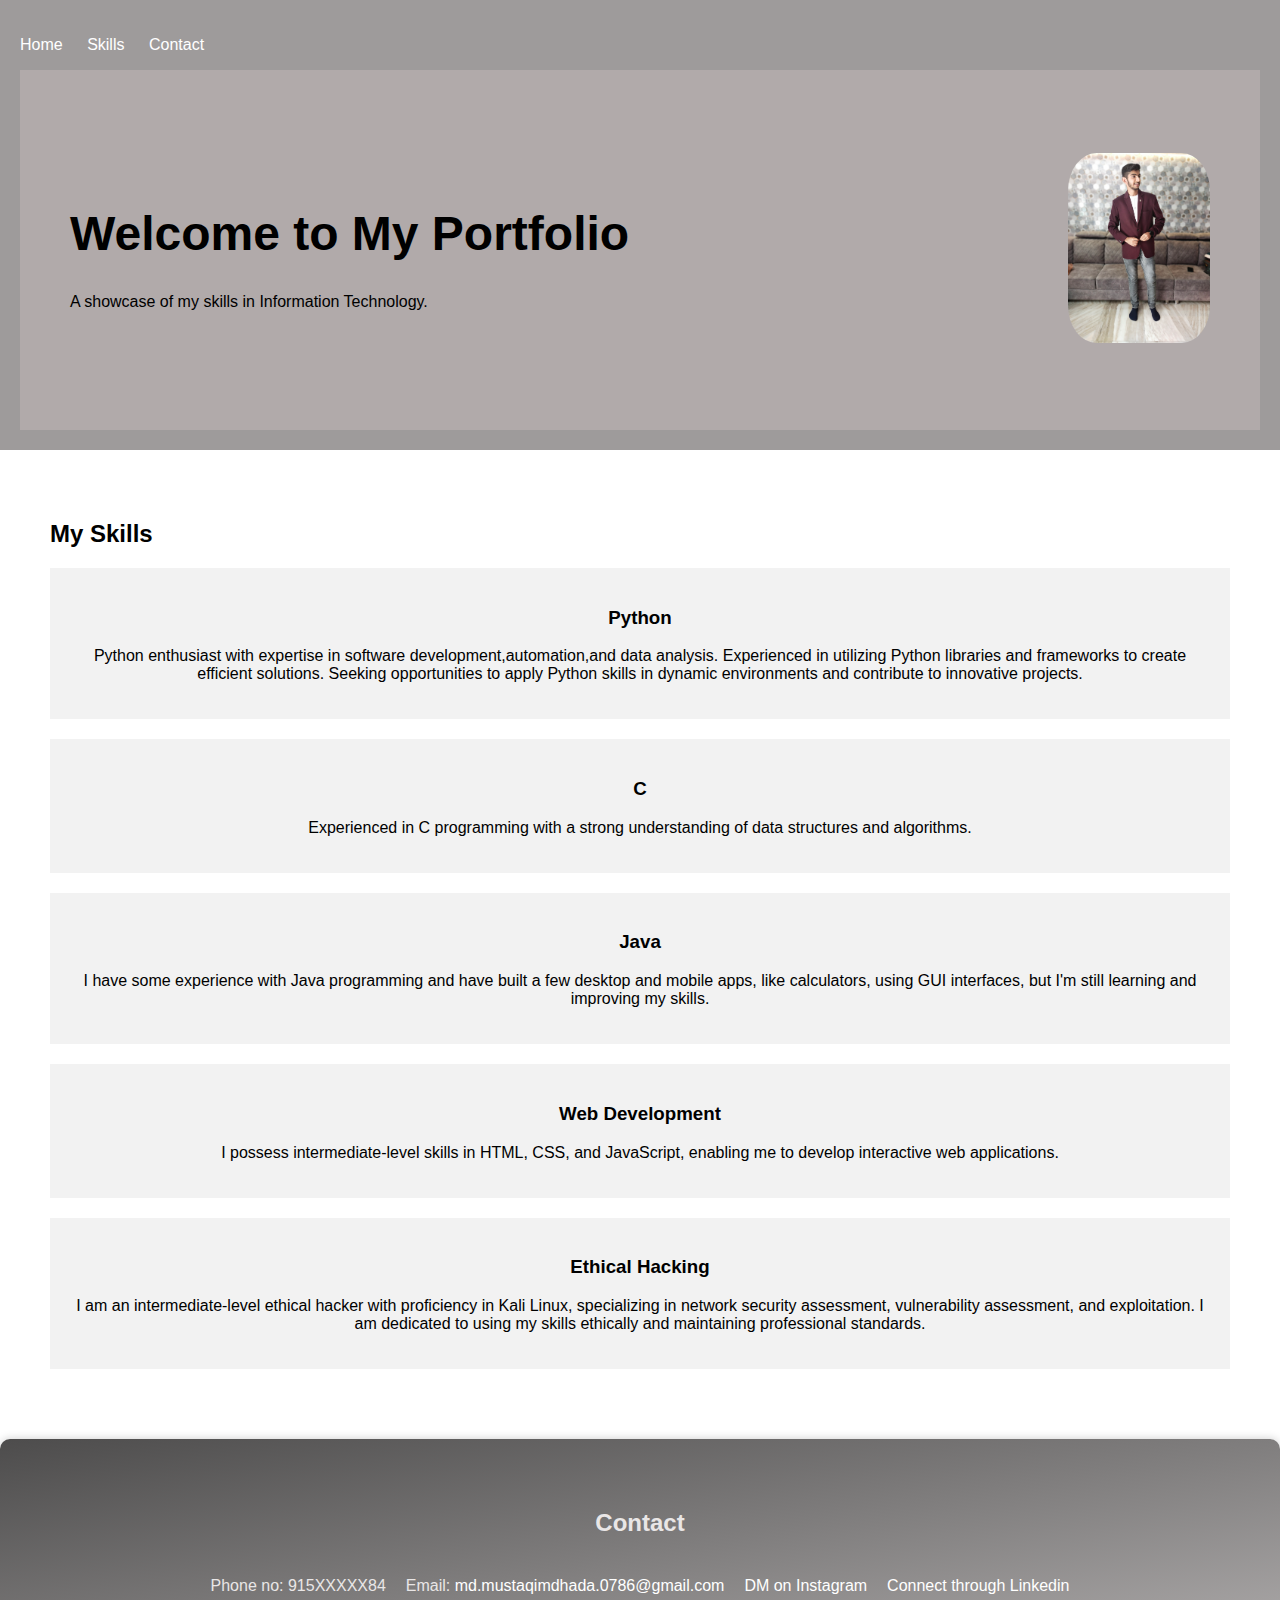
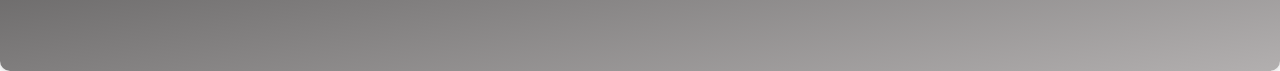
<file: Code_Alpha/TASK_1/index.html>
<!DOCTYPE html>
<html lang="en">
<head>
    <meta charset="UTF-8">
    <meta name="viewport" content="width=device-width, initial-scale=1.0">
    <title>My Portfolio</title>
    <link rel="stylesheet" href="styles.css">
</head>
<body>
    <header id="home">
        <nav>
            <ul>
                <li><a href="#home">Home</a></li>
                <li><a href="#skills">Skills</a></li>
                <li><a href="#contact">Contact</a></li>
            </ul>
        </nav>
        <div class="hero">
            <div class="hero-content">
                <h1>Welcome to My Portfolio</h1>
                <p>A showcase of my skills in Information Technology.</p>
            </div>
            <div class="hero-image">
                <img src="new.jpg" alt="MD.Mustaqim Dhada">
            </div>
        </div>
    </header>
    <main>
        <section id="skills">
            <h2 class="fade-in">My Skills</h2>
            <div class="skill-grid">
                <div class="skill-item">
                    <h3>Python</h3>
                    <p>Python enthusiast with expertise in software development,automation,and data analysis. Experienced in utilizing Python libraries and frameworks to create efficient solutions. Seeking opportunities to apply Python skills in dynamic environments and contribute to innovative projects.</p>
                </div>
                <div class="skill-item">
                    <h3>C</h3>
                    <p>Experienced in C programming with a strong understanding of data structures and algorithms.</p>
                </div>
                <div class="skill-item">
                    <h3>Java</h3>
                    <p>I have some experience with Java programming and have built a few desktop and mobile apps, like calculators, using GUI interfaces, but I'm still learning and improving my skills.</p>
                </div>
                <div class="skill-item">
                    <h3>Web Development</h3>
                    <p>I possess intermediate-level skills in HTML, CSS, and JavaScript, enabling me to develop interactive web applications.</p>
                </div>
                <div class="skill-item">
                    <h3>Ethical Hacking</h3>
                    <p>I am an intermediate-level ethical hacker with proficiency in Kali Linux, specializing in network security assessment, vulnerability assessment, and exploitation. I am dedicated to using my skills ethically and maintaining professional standards.</p>
                </div>
            </div>
        </section>
        <section id="contact">
            <h2 class="fade-in">Contact</h2>
            <ul>
                <li>Phone no: 915XXXXX84</li>
                <li>Email: <a href="mailto:md.mustaqimdhada.0786@gmail.com">md.mustaqimdhada.0786@gmail.com</a></li>
                <li><a href="https://www.instagram.com/mustaqimdhada?igsh=MW1hOTJrMmZ6d2tqOQ==">DM on Instagram</a></li>
                <li><a href="https://www.linkedin.com/in/mustaqimdhada">Connect through Linkedin</a></li>
            </ul>
        </section>
    </main>
    <script src="scripts.js"></script>
</body>
</html>
</file>
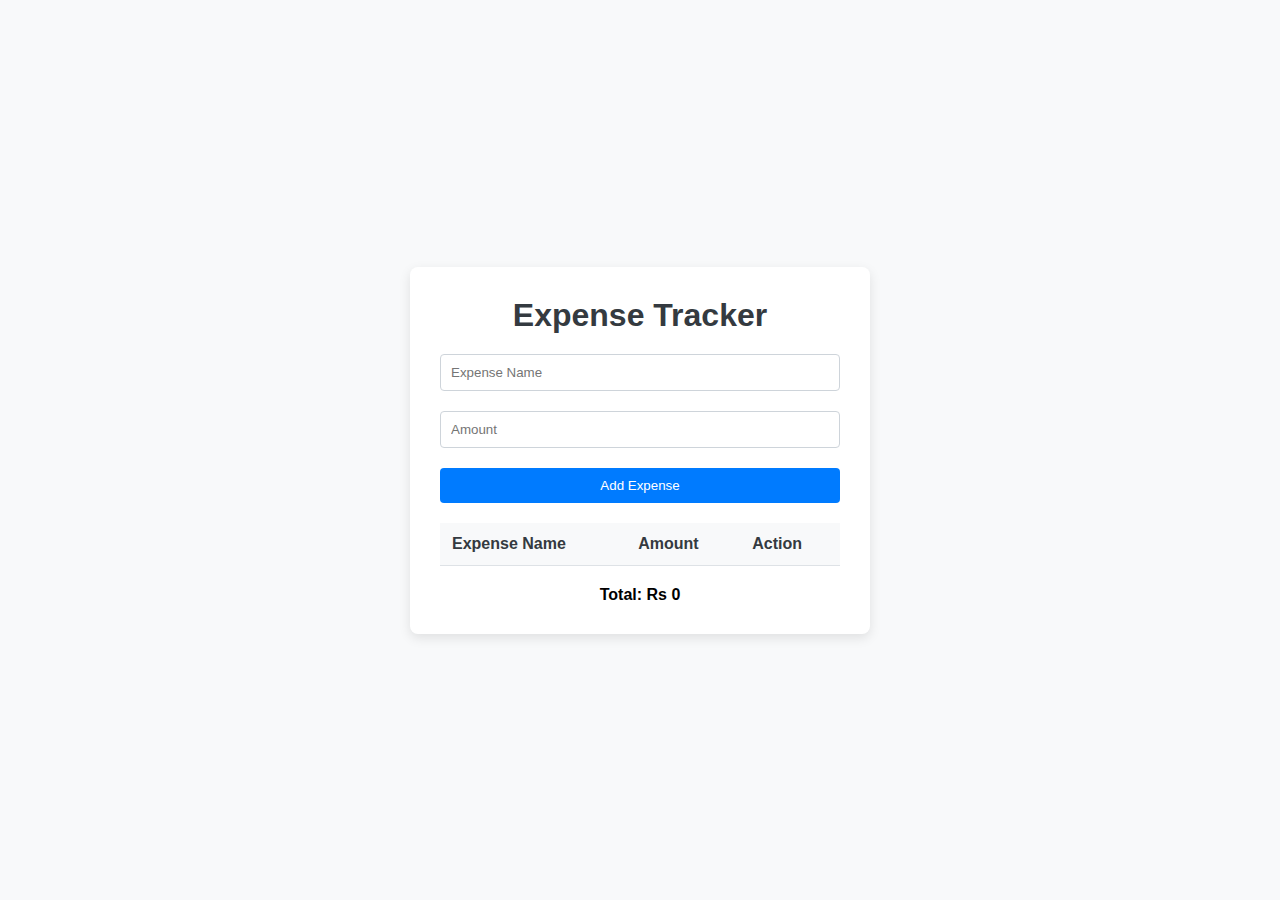
<file: Code_Alpha/TASK_2/index.html>
<!DOCTYPE html>
<html>

<head>
    <title>Expense Tracker</title>
    <link rel="stylesheet" type="text/css" href="style.css" />
</head>

<body>
    <div class="container">
        <h1>Expense Tracker</h1>
        <form id="expense-form">
            <input type="text" id="expense-name" placeholder="Expense Name" required />
            <input type="number" id="expense-amount" placeholder="Amount" required />
            <button type="submit">Add Expense</button>
        </form>
        <div class="expense-table">
            <table>
                <thead>
                    <tr>
                        <th>Expense Name</th>
                        <th>Amount</th>
                        <th>Action</th>
                    </tr>
                </thead>
                <tbody id="expense-list"></tbody>
            </table>
            <div class="total-amount">
                <strong>Total:</strong>
                Rs <span id="total-amount">0</span>
            </div>
        </div>
    </div>
    <script src="script.js"></script>
</body>

</html>
</file>
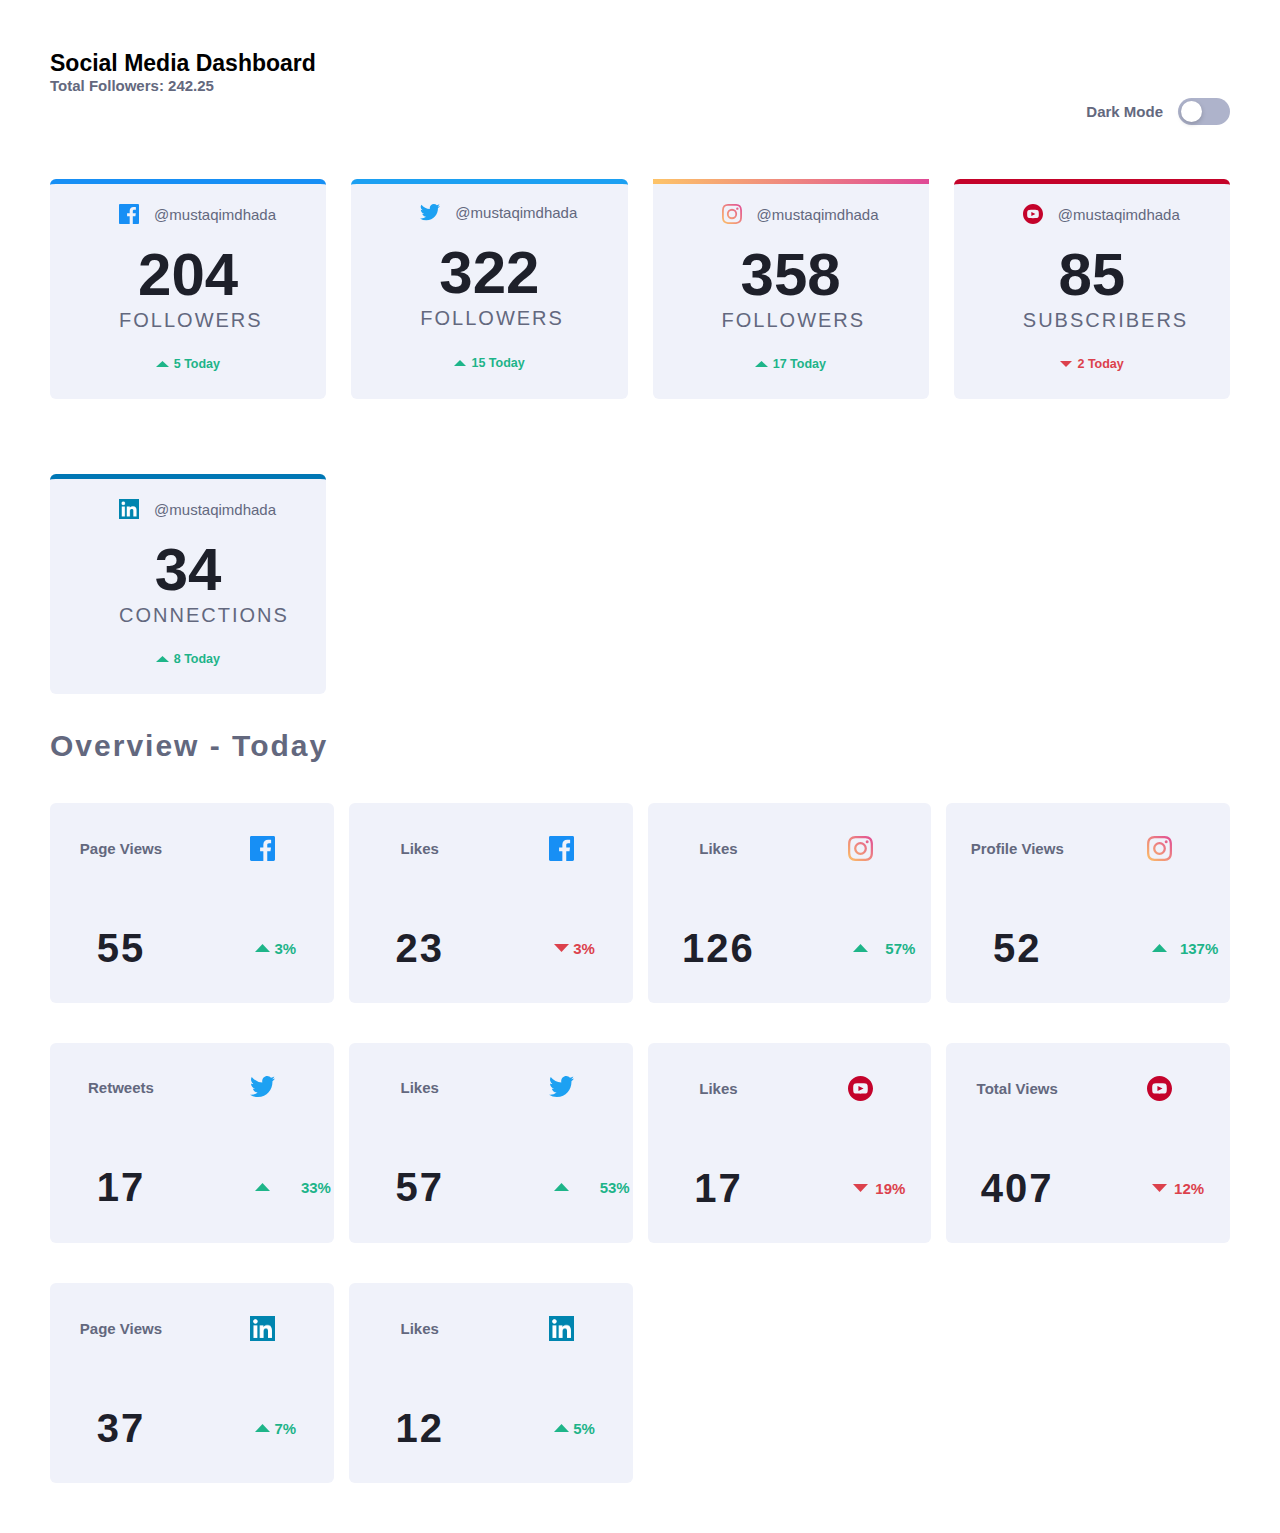
<file: Code_Alpha/TASK_3/index.html>
<!DOCTYPE html>
<html lang="en" data-theme="light">
  <head>
    <meta charset="UTF-8" />
    <meta name="viewport" content="width=device-width, initial-scale=1.0" />
    <link rel="stylesheet" href="style.css" />
    <title>Social Media Dashboard</title>
  </head>
  <body>
    <header>
      <h1 class="title">Social Media Dashboard</h1>
      <h3 class="text">Total Followers: 242.25</h3>
    </header>
    <main>
      <div class="main-title">
        <p>Dark Mode</p>
        <div class="toggle-container">
          <input type="checkbox" id="switch" name="theme" />
          <label for="switch"></label>
        </div>
      </div>

      <section class="card-section">
        <div class="card fb">
          <div class="card-header">
            <img src="images/icon-facebook.svg" alt="fb-icon" />
            <div><p>@mustaqimdhada</p>
            </div>
          </div>
          <div class="card-body">
            <h1>204</h1>
            <p>followers</p>
          </div>
          <div class="card-footer">
            <img src="images/icon-up.svg" alt="up-icon" />
            <p>5 today</p>
          </div>
        </div>

        <div class="card tw">
          <div class="card-header">
            <img src="images/icon-twitter.svg" alt="tw-icon" />
            <p>@mustaqimdhada</p>
          </div>
          <div class="card-body">
            <h1>322</h1>
            <p>followers</p>
          </div>
          <div class="card-footer">
            <img src="images/icon-up.svg" alt="up-icon" />
            <p>15 today</p>
          </div>
        </div>

        <div class="card in">
          <div class="card-header">
            <img src="images/icon-instagram.svg" alt="in-icon" />
            <div><p>@mustaqimdhada</p>
            </div>
          </div>
          <div class="card-body">
            <h1>358</h1>
            <p>followers</p>
          </div>
          <div class="card-footer">
            <img src="images/icon-up.svg" alt="up-icon" />
            <p>17 today</p>
          </div>
        </div>

        <div class="card yb">
          <div class="card-header">
            <img src="images/icon-youtube.svg" alt="yb-icon" />
            <div><p>@mustaqimdhada</p>
            </div>
          </div>
          <div class="card-body">
            <h1>85</h1>
            <p>subscribers</p>
          </div>
          <div class="card-footer">
            <img src="images/icon-down.svg" alt="down-icon" />
            <p>2 today</p>
          </div>
        </div>
        <div class="card li">
          <div class="card-header">
            <img src="images/icon-linkedin.jpg" alt="li-icon" />
            <div><p>@mustaqimdhada</p>
            </div>
          </div>
          <div class="card-body">
            <h1>34</h1>
            <p>connections</p>
          </div>
          <div class="card-footer">
            <img src="images/icon-up.svg" alt="up-icon" />
            <p>8 today</p>
          </div>
        </div>
      </section>

      <section class="overview-section">
        <h2 class="overview-title">overview - today</h2>

        <div class="overview-card">
          <h3 class="page-views">page views</h3>
          <img class="fb-icon" src="images/icon-facebook.svg" alt="fb-icon" />
          <h2>55</h2>
          <img class="up-down-icon" src="images/icon-up.svg" alt="up" />
          <p class="percentage fb-up">3%</p>
        </div>

        <div class="overview-card">
          <h3 class="page-views">likes</h3>
          <img class="fb-icon" src="images/icon-facebook.svg" alt="fb-icon" />
          <h2>23</h2>
          <img class="up-down-icon" src="images/icon-down.svg" alt="down" />
          <p class="percentage fb-down">3%</p>
        </div>

        <div class="overview-card">
          <h3 class="page-views">likes</h3>
          <img class="fb-icon" src="images/icon-instagram.svg" alt="in-icon" />
          <h2>126</h2>
          <img class="up-down-icon" src="images/icon-up.svg" alt="up" />
          <p class="percentage in-up">57%</p>
        </div>

        <div class="overview-card">
          <h3 class="page-views">profile views</h3>
          <img class="fb-icon" src="images/icon-instagram.svg" alt="in-icon" />
          <h2>52</h2>
          <img class="up-down-icon" src="images/icon-up.svg" alt="up" />
          <p class="percentage in-up">137%</p>
        </div>

        <div class="overview-card">
          <h3 class="page-views">retweets</h3>
          <img class="fb-icon" src="images/icon-twitter.svg" alt="tw-icon" />
          <h2>17</h2>
          <img class="up-down-icon" src="images/icon-up.svg" alt="up" />
          <p class="percentage tw-up">33%</p>
        </div>

        <div class="overview-card">
          <h3 class="page-views">likes</h3>
          <img class="fb-icon" src="images/icon-twitter.svg" alt="tw-icon" />
          <h2>57</h2>
          <img class="up-down-icon" src="images/icon-up.svg" alt="up" />
          <p class="percentage tw-up">53%</p>
        </div>

        <div class="overview-card">
          <h3 class="page-views">likes</h3>
          <img class="fb-icon" src="images/icon-youtube.svg" alt="yb-icon" />
          <h2>17</h2>
          <img class="up-down-icon" src="images/icon-down.svg" alt="down" />
          <p class="percentage yb-down">19%</p>
        </div>

        <div class="overview-card">
          <h3 class="page-views">total views</h3>
          <img class="fb-icon" src="images/icon-youtube.svg" alt="tb-icon" />
          <h2>407</h2>
          <img class="up-down-icon" src="images/icon-down.svg" alt="down" />
          <p class="percentage yb-down">12%</p>
        </div>
        
        <div class="overview-card">
          <h3 class="page-views">page views</h3>
          <img class="fb-icon" src="images/icon-linkedin.jpg" alt="li-icon" />
          <h2>37</h2>
          <img class="up-down-icon" src="images/icon-up.svg" alt="up" />
          <p class="percentage li-up">7%</p>
        </div>

        <div class="overview-card">
          <h3 class="page-views">likes</h3>
          <img class="fb-icon" src="images/icon-linkedin.jpg" alt="li-icon" />
          <h2>12</h2>
          <img class="up-down-icon" src="images/icon-up.svg" alt="up" />
          <p class="percentage li-up">5%</p>
        </div>
      </section>
    </main>
    <script src="index.js"></script>
  </body>
</html>
</file>
<file: Code_Alpha/TASK_1/styles.css>
.hero {
    display: flex;
    justify-content: space-between;
    align-items: center;
    height: 40vh;
    background-color: rgb(177, 170, 170);
  }
  
  .hero-content {
    flex: 5;
    text-align: left;
  }
  
  .hero-image {
    flex: 4;
    text-align: right;
    
  }
  
  .hero-image img {
    width: 28%;
    height: auto;
    border-radius: 20%;
  }* 
{
    box-sizing: border-box;
}

body {
    margin: 0;
    font-family: Arial, sans-serif;
}

header {
    background-color: rgb(158, 155, 155);
    color:black;
    padding: 20px;
}

nav ul {
    list-style-type: none;
    padding: 0;
}

nav ul li {
    display: inline;
    margin-right: 20px;
}

nav ul li a {
    color: white;
    text-decoration: none;
}

.hero {
    text-align: center;
    padding: 50px;
}

.hero h1 {
    font-size: 3rem;
}

#skills {
    padding: 50px;
}

#skills .skill-item {
    background-color: #f2f2f2;
    padding: 20px;
    margin-bottom: 20px;
    text-align: center;
}
#contact {
    background: linear-gradient(to bottom right,#4d4c4c, #b2afaf);
    color: rgb(233, 230, 230);
    padding: 50px;
    border-radius: 10px;
    box-shadow: 0px 0px 10px rgba(0, 0, 0, 0.2);
  }
  
  #contact h2 {
    text-align: center;
    margin-bottom: 30px;
  }
  
  #contact ul {
    list-style: none;
    padding: 0;
    display: flex;
    justify-content: center;
    flex-wrap: wrap;
  }
  
  #contact li {
    margin: 10px;
  }
  
  #contact a {
    color: white;
    text-decoration: none;
  }
  
  #contact a:hover {
    text-decoration: underline;
  }
#projects {
    padding: 50px
}
</file>
<file: Code_Alpha/TASK_2/style.css>
body, h1, h2, h3, p, ul, ol, li, figure, figcaption, blockquote, dl, dd {
  margin: 0;
  padding: 0;
}

body {
  font-family: Arial, sans-serif;
  background-color: #f8f9fa;
  display: flex;
  justify-content: center;
  align-items: center;
  min-height: 100vh;
}

.container {
  background-color: #fff;
  box-shadow: 0 4px 12px rgba(0, 0, 0, 0.1);
  border-radius: 8px;
  width: 90%;
  max-width: 400px;
  padding: 30px;
  text-align: center;
}

h1 {
  color: #343a40;
  margin-bottom: 20px;
}

form {
  display: flex;
  flex-direction: column;
  gap: 20px;
}

input[type="text"],
input[type="number"] {
  padding: 10px;
  border: 1px solid #ced4da;
  border-radius: 4px;
}

button {
  padding: 10px 20px;
  background-color: #007bff;
  color: #fff;
  border: none;
  border-radius: 4px;
  cursor: pointer;
  transition: background-color 0.3s ease;
}

button:hover {
  background-color: #0056b3;
}

.expense-table {
  margin-top: 20px;
}

table {
  width: 100%;
  border-collapse: collapse;
}

table th,
table td {
  padding: 12px;
  border-bottom: 1px solid #dee2e6;
}

th {
  background-color: #f8f9fa;
  color: #343a40;
  text-align: left;
}

.total-amount {
  margin-top: 20px;
  font-weight: bold;
}

.delete-btn {
  background-color: #dc3545;
  color: #fff;
  border: none;
  padding: 8px 16px;
  border-radius: 4px;
  cursor: pointer;
  transition: background-color 0.3s ease;
}

.delete-btn:hover {
  background-color: #c82333;
}
</file>
<file: Code_Alpha/TASK_3/style.css>
:root {
  --primary-color: #1db489;
  --secondary-color: #dc414c;
  --facebook: #178ff5;
  --twitter: #1ca0f2;
  --instagram: linear-gradient(90deg, #fdc468 0%, #df4996 100%);
  --youtube: #c4032a;
  --linkedin: #0077b5;
  --light-hover: rgba(255, 255, 255, 0.1);

  --light-toggle: #aeb3cb;
  --light-theme-bg: #ffffff;
  --light-bg-card: #f0f2fa;
  --light-blue-text: #63687e;
  --dark-blue-text: #1e202a;
  --hover: #cdced5;
}

html {
  box-sizing: border-box;
  font-size: 62.5%;
}

html[data-theme="dark"] {
  --light-theme-bg: #1e202a;
  --light-bg-card: #252a41;
  --dark-blue-text: #ffffff;
  --hover: #40486d;
  --light-blue-text: #ffffff;
}

*,
*::after,
*::before {
  margin: 0;
  padding: 0;
  box-sizing: inherit;
}

body {
  font-family: "Inter", sans-serif;
  margin: 3rem;
  background: var(--light-theme-bg);
}

.card-section {
  margin-bottom: 3.5rem;
}

.card {
  height: 22rem;
  margin-top: 5rem;
  display: grid;
  grid-template-columns: repeat(4, 1fr);
  background: var(--light-bg-card);
  border-radius: 6px;
  transition: background 0.3s, transform 0.3s;
}

.card:hover {
  background: var(--hover);
  transform: translateY(-0.5rem);
}

.card-header {
  grid-column: 2/4;
  display: flex;
  align-items: center;
  margin: auto;
}

.card-header img {
  width: 3rem;
  margin-right: 1.5rem;
}

.card-header p {
  font-size: 1.5rem;
  color: var(--light-blue-text);
}

.card-body {
  grid-column: 2/4;
  text-align: center;
}

.card-body h1 {
  font-size: 6rem;
  color: var(--dark-blue-text);
}

.card-body p {
  font-size: 2rem;
  color: var(--light-blue-text);
  text-transform: uppercase;
  letter-spacing: 2px;
}

.card-footer {
  grid-column: 2/4;
  display: flex;
  justify-content: center;
  align-items: center;
  margin-bottom: 2rem;
}

.card-footer img {
  width: 1.25rem;
  margin-right: 0.5rem;
}

.card-footer p {
  font-size: 1.25rem;
  color: var(--primary-color);
  font-weight: bold;
  text-transform: capitalize;
}

header {
  margin-bottom: 2.5rem;
}

header .title {
  font-size: 2.3rem;
  font-weight: bold;
  color: var (--dark-blue-text);
}

header .text {
  font-size: 1.5rem;
  color: var(--light-blue-text);
  font-weight: bold;
}

main {
  border-top: 1px solid #a3a1a1;
}

.main-title {
  display: flex;
  justify-content: space-between;
  height: 3.5rem;
  margin-top: 2rem;
}

.main-title p {
  font-size: 1.5rem;
  color: var(--light-blue-text);
  align-self: center;
  font-weight: bold;
}

input[type="checkbox"] {
  width: 0;
  height: 0;
  visibility: hidden;
}

.toggle-container {
  display: flex;
}

label {
  cursor: pointer;
  width: 5.2rem;
  height: 2.7rem;
  background: var(--light-toggle);
  border-radius: 100px;
  position: relative;
  align-self: center;
  transition: background 0.3s, box-shadow 0.3s;
}

label:after {
  position: absolute;
  content: "";
  top: 0.3rem;
  left: 0.3rem;
  width: 2.1rem;
  height: 2.1rem;
  background: #fff;
  border-radius: 50%;
  box-shadow: 0 0.2rem 0.5rem rgba(0, 0, 0, 0.2);
  transition: transform 0.3s, background 0.3s;
}

input:checked + label {
  background: linear-gradient(90deg, #378fe6 0%, #3eda82 100%);
  box-shadow: 0 0.5rem 1rem rgba(0, 0, 0, 0.3);
}

input:checked + label:after {
  transform: translateX(2.5rem);
}

label:hover:after {
  background: var(--light-hover);
}

.fb {
  border-top: 5px solid var(--facebook);
}

.tw {
  border-top: 5px solid var(--twitter);
}

.in {
  border-top: 5px solid;
  border-image-source: var(--instagram);
  border-image-slice: 1;
}

.yb {
  border-top: 5px solid var(--youtube);
}

.li {
  border-top: 5px solid var(--linkedin); 
}

.yb .card-footer p {
  color: var(--secondary-color);
}

.overview-section h2 {
  font-size: 3rem;
  text-transform: capitalize;
  font-weight: bold;
  color: var(--light-blue-text);
  letter-spacing: 2px;
  grid-column: 1/5;
}

.overview-card {
  display: grid;
  grid-template-columns: repeat(2, 1fr);
  height: 20rem;
  background: var(--light-bg-card);
  margin-top: 2.5rem;
  border-radius: 6px;
  transition: background 0.3s, transform 0.3s;
}

.overview-card:hover {
  background: var(--hover);
  transform: translateY(-0.5rem);
}

.page-views {
  font-size: 2rem;
  text-transform: capitalize;
  color: var(--light-blue-text);
  margin: auto;
}

.fb-icon,
.li-icon {
  margin: auto;
  width: 4rem;
}

.overview-card h2 {
  font-size: 6rem;
  margin-top: 2.5rem;
  border-radius: 6px;
  color: var(--dark-blue-text);
  margin: auto;
  grid-column: 1/2;
}

.up-down-icon {
  grid-column: 2/3;
  grid-row: 2/3;
  margin: auto;
  width: 1.5rem;
}

.percentage {
  grid-column: 2/3;
  grid-row: 2/3;
  margin: auto;
  padding-left: 4.5rem;
  font-size: 1.75rem;
  font-weight: bold;
  color: var(--primary-color);
}

.fb-down {
  color: var(--secondary-color);
}

.in-up {
  padding-left: 8rem;
  color: var(--primary-color);
}

.tw-up {
  margin-left: 5.5rem;
}

.yb-down {
  padding-left: 6rem;
  color: var(--secondary-color);
}

.li-up {
  color: var(--primary-color);
}

@media (min-width: 501px) and (max-width: 768px) {
  .card {
    margin-top: 0;
  }

  .card-section {
    display: grid;
    grid-template-columns: repeat(2, 1fr);
    grid-gap: 1.5rem;
  }

  .overview-section {
    display: grid;
    grid-template-columns: repeat(2, 1fr);
    grid-gap: 1.5rem;
  }

  .overview-section h2 {
    grid-column: 1/3;
  }

  .overview-card {
    margin-top: 0;
  }

  .overview-card h2 {
    grid-column: 1/2;
  }

  .tw-up {
    margin-left: 5.2rem;
  }
}

@media (min-width: 769px) and (max-width: 1200px) {
  .card-section {
    display: grid;
    grid-template-columns: repeat(2, 1fr);
    grid-gap: 1.5rem;
  }

  .overview-section {
    display: grid;
    grid-template-columns: repeat(3, 1fr);
    grid-gap: 1.5rem;
  }

  .overview-card:nth-child(5),
  .overview-card:nth-child(8) {
    grid-column: 1/2;
  }

  .overview-card h2 {
    grid-column: 1/2;
    font-size: 4rem;
  }
}

@media screen and (min-width: 1200px) {
  body {
    margin: 5rem;
  }

  header {
    margin-bottom: 0;
  }

  main {
    border-top: none;
  }

  .main-title {
    justify-content: flex-end;
    margin-top: 0;
  }

  .main-title p {
    font-weight: bold;
    margin-right: 1.5rem;
  }

  .card-section {
    display: grid;
    grid-template-columns: repeat(4, 1fr);
    grid-gap: 2.5rem;
  }

  .card-header {
    margin-top: 2rem;
  }

  .card-header img {
    width: 2rem;
  }

  .overview-section {
    display: grid;
    grid-template-columns: repeat(4, 1fr);
    grid-gap: 1.5rem;
  }

  .page-views {
    font-size: 1.5rem;
  }

  .fb-icon {
    width: 2.5rem;
  }

  .overview-card h2 {
    font-size: 4rem;
  }

  .percentage {
    font-size: 1.5rem;
  }

  .tw-up {
    margin-left: 6.4rem;
  }
}
</file>
